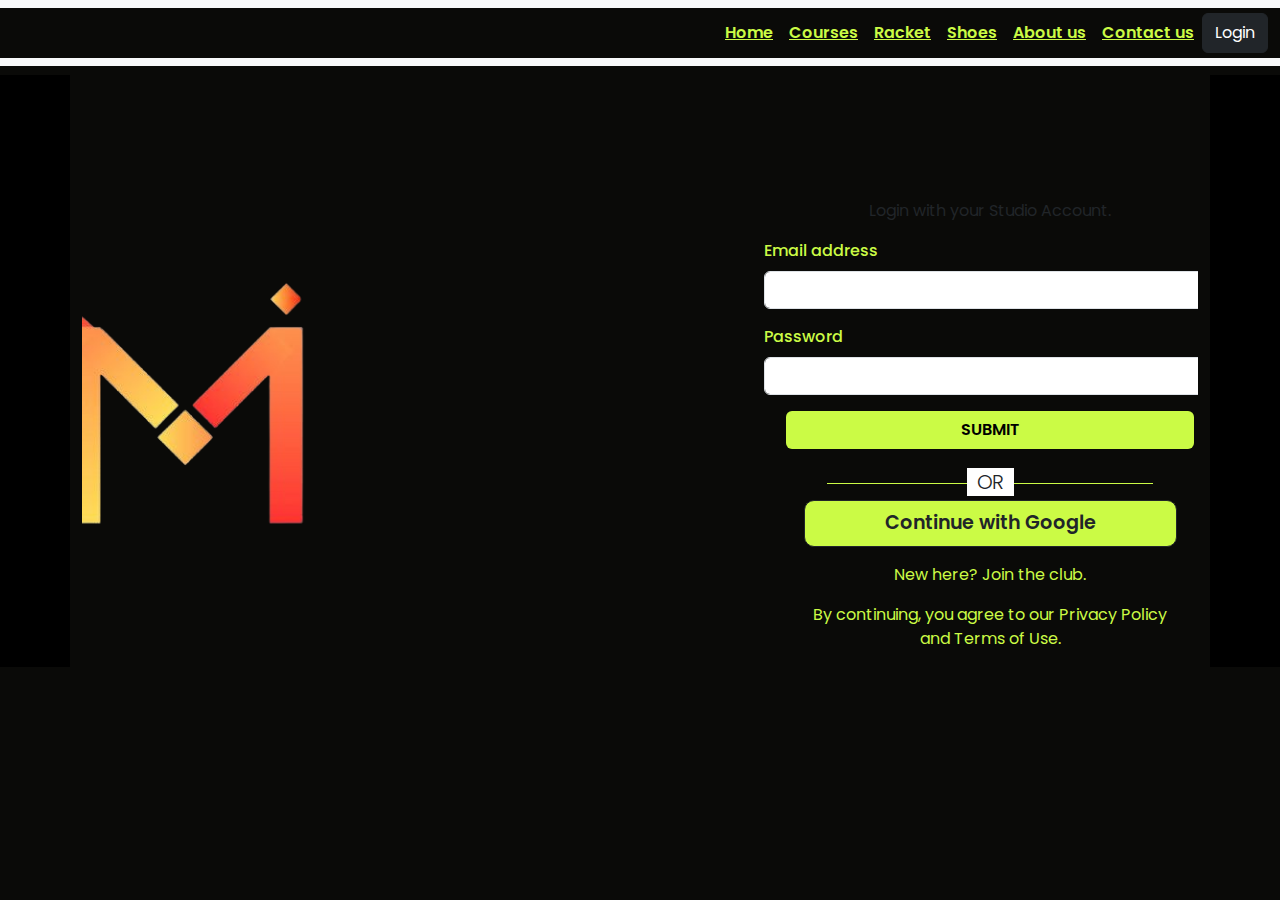
<file: login.html>
<!DOCTYPE html>
<html lang="en">
<head>
    <meta charset="UTF-8">
    <meta name="viewport" content="width=device-width, initial-scale=1.0">
    <title>Document</title>
    <link rel="stylesheet" href="./css/login.css" />

     <!-- bootstrap -->
     <link href="https://cdn.jsdelivr.net/npm/bootstrap@5.3.3/dist/css/bootstrap.min.css" rel="stylesheet" integrity="sha384-QWTKZyjpPEjISv5WaRU9OFeRpok6YctnYmDr5pNlyT2bRjXh0JMhjY6hW+ALEwIH" crossorigin="anonymous">
     <!-- font awesome -->
     <link rel="stylesheet" href="https://cdnjs.cloudflare.com/ajax/libs/font-awesome/6.6.0/css/all.min.css" integrity="sha512-Kc323vGBEqzTmouAECnVceyQqyqdsSiqLQISBL29aUW4U/M7pSPA/gEUZQqv1cwx4OnYxTxve5UMg5GT6L4JJg==" crossorigin="anonymous" referrerpolicy="no-referrer" />

     <!-- fonts -->
 
     <link rel="preconnect" href="https://fonts.googleapis.com">
     <link rel="preconnect" href="https://fonts.gstatic.com" crossorigin>
     <link href="https://fonts.googleapis.com/css2?family=Poppins:ital,wght@0,100;0,200;0,300;0,400;0,500;0,600;0,700;0,800;0,900;1,100;1,200;1,300;1,400;1,500;1,600;1,700;1,800;1,900&display=swap" rel="stylesheet">

</head>
<body>
    <header >
        <nav class="navbar navbar-expand-lg navbar-light bg-light fixed-top" id="navbar">
            <div class="container-fluid">
            <a href="" class="navbar-brand">


                <span>MIN 10 PRO</span>
            </a>
            <button class="navbar-toggler" type="button" data-bs-toggle="collapse" data-bs-target="#myNavbar" aria-controls="myNavbar" aria-expanded="false" aria-label="Toggle navigation">
                <span class="navbar-toggler-icon"></span>
              </button>
            <div class="collapse navbar-collapse" id="myNavbar">
                    <ul class="navbar-nav ms-auto">
                        <li class="nav-item">
                            <a class="nav-link" href="index.html">Home</a>
                        </li>
                        <li class="nav-item">
                            <a class="nav-link" href="course.html">Courses</a>
                        </li>
                        <li class="nav-item">
                            <a class="nav-link" href="racket.html">Racket</a>
                        </li>
                        <li class="nav-item">
                            <a class="nav-link" href="shoes.html">Shoes</a>
                        </li>
                        <li class="nav-item">
                            <a class="nav-link" href="">About us</a>
                        </li>
                        <li class="nav-item">
                            <a class="nav-link" href="">Contact us</a>
                        </li>
                        <button type="button" class="btn btn-dark">Login</button>
                    </ul>
            </div>
            </div>
        </nav>
    </header>

    <main class="container-fluid">
        <div class="form-conatiner container">
           <div class="form-al-con">
            <div class="form-header">
                <a href="" class="form-brand">
                    <img src="./images/min10pro-removebg-preview.png" class="icon"/>
                </a>
           </div>
           <div class="main-form-con">
            <p>Login with your Studio Account.</p>
                <form class="row">
                    <div class="mb-3 col-12 col-md-7">
                      <label for="exampleInputEmail1" class="form-label">Email address</label>
                      <input type="email" class="form-control" id="exampleInputEmail1" aria-describedby="emailHelp">
                    </div>
                    <div class="mb-3 col-12 col-md-7">
                      <label for="exampleInputPassword1" class="form-label">Password</label>
                      <input type="password" class="form-control" id="exampleInputPassword1">
                    </div>
                    <button type="submit" class="btn col-md-6">SUBMIT</button>
                  </form>
           </div>
           <div class="or-cl">
            <h5><span>OR</span></h5></div>
           <div class="form-header-btn">
            <button type="button" class="btn btn-outline-dark">Continue with Google</button>
            <p>New here? Join the club.</p>
            <p>By continuing, you agree to our Privacy Policy and Terms of Use.</p>
            </div>
           </div>
        </div>
    </main>





    <script src="https://cdn.jsdelivr.net/npm/@popperjs/core@2.11.7/dist/umd/popper.min.js"></script>
    <script src="https://cdn.jsdelivr.net/npm/bootstrap@5.3.0/dist/js/bootstrap.min.js"></script>
</body>
</html>
</file>
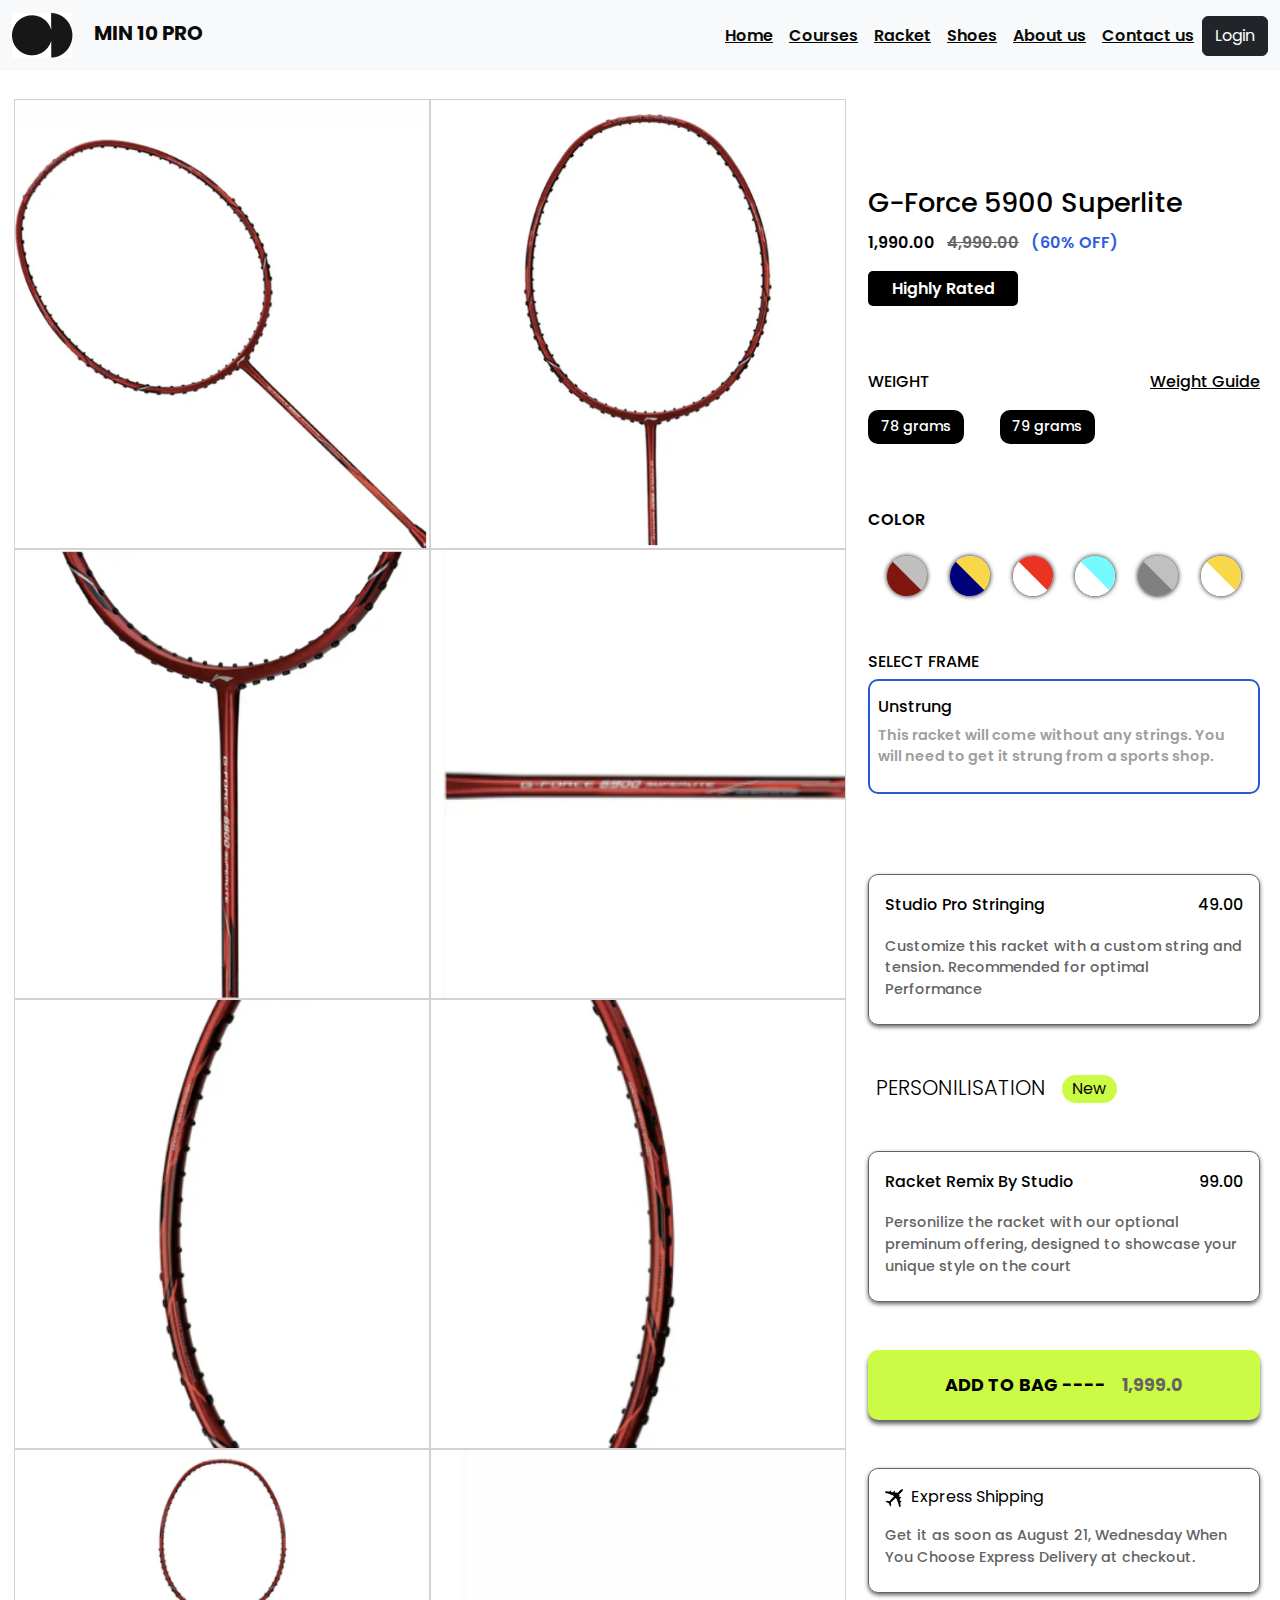
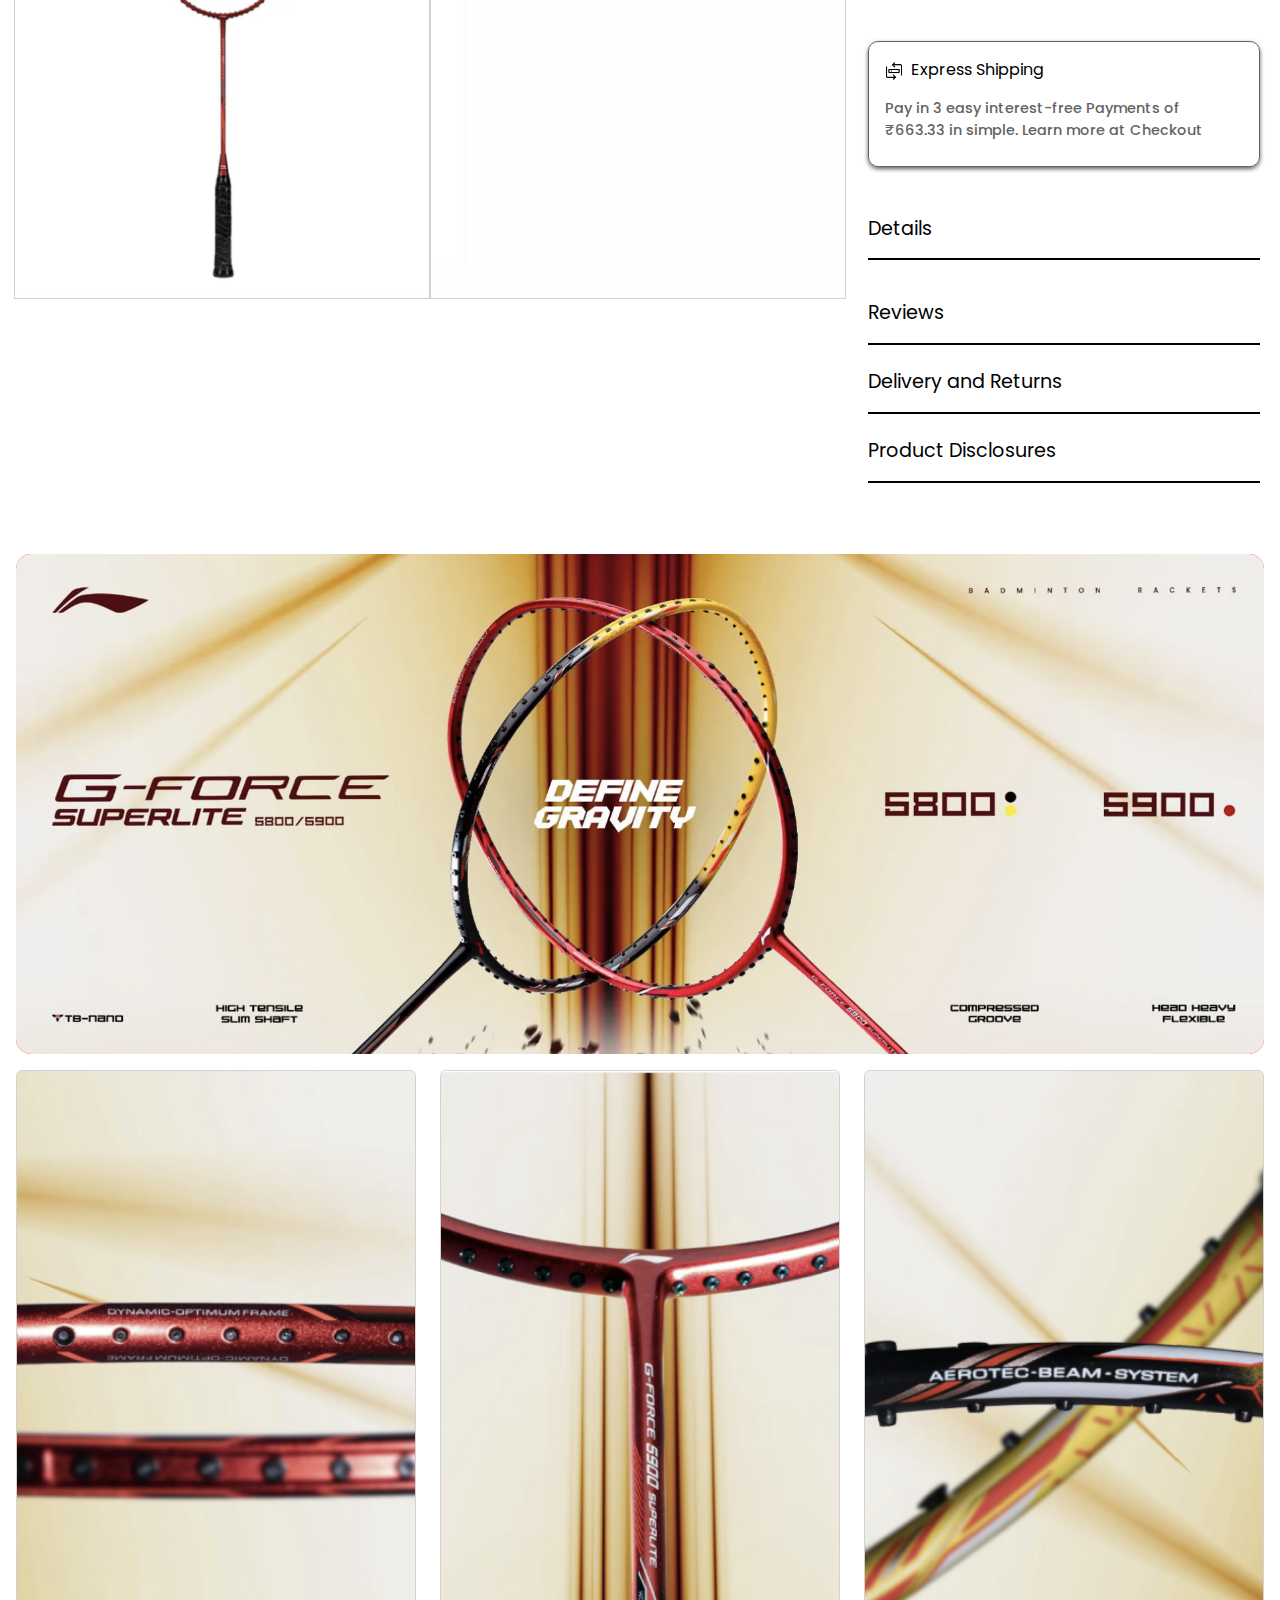
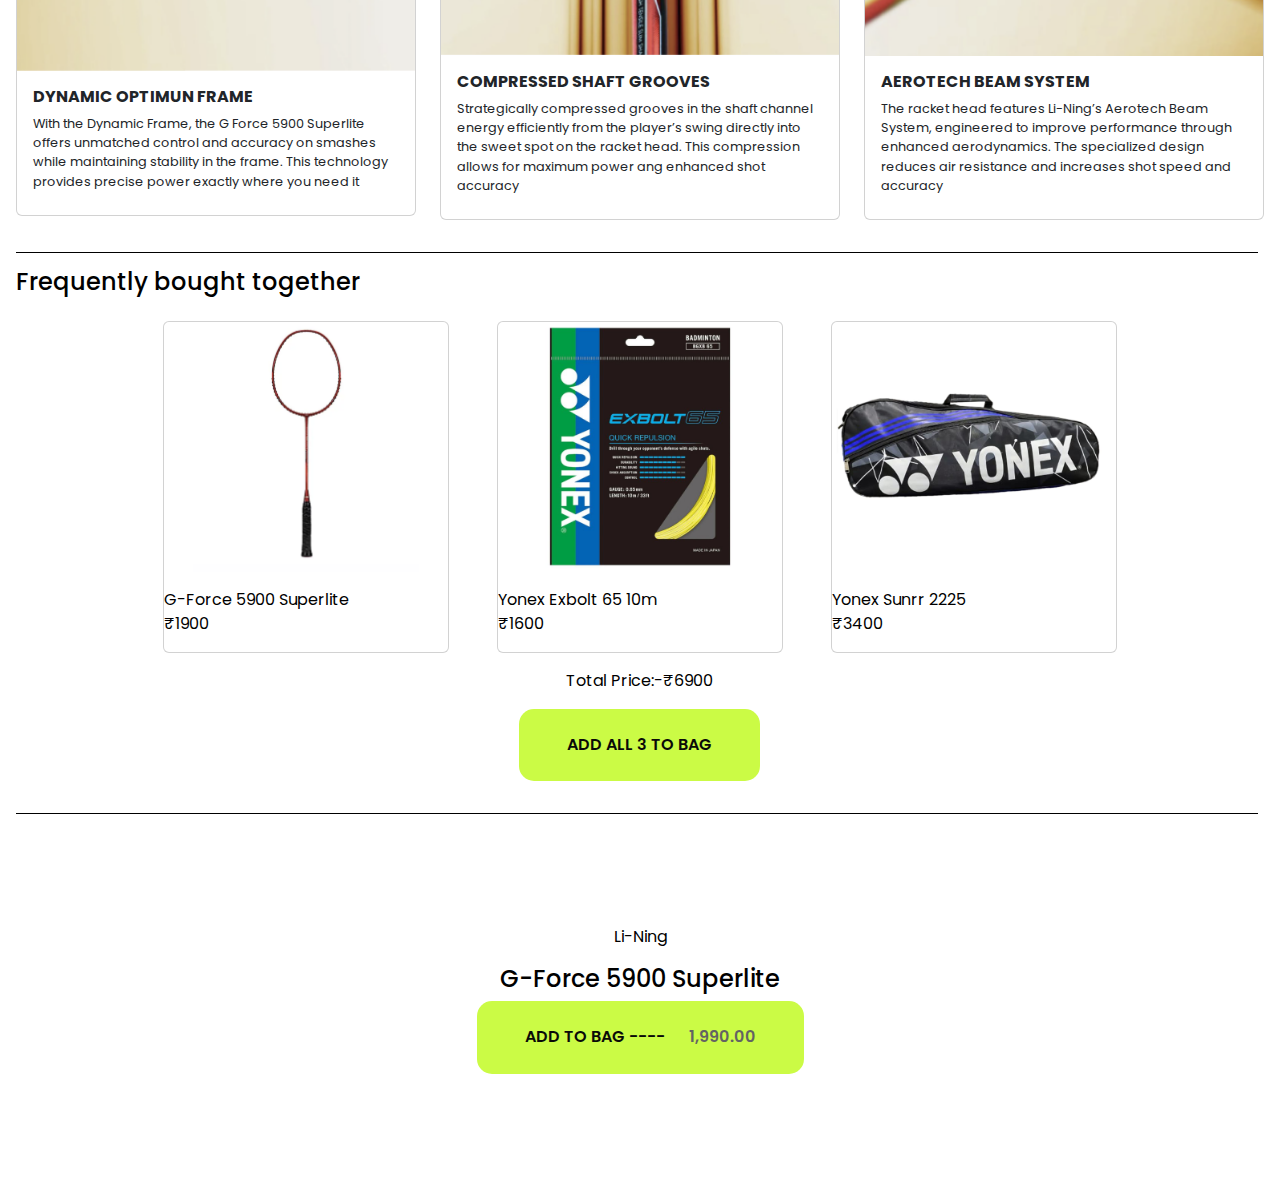
<file: productSpec.html>
<!DOCTYPE html>
<html lang="en">
<head>
    <meta charset="UTF-8">
    <meta name="viewport" content="width=device-width, initial-scale=1.0">
    <title>Min10Pro</title>

   <!-- bootstrap -->
    <link href="https://cdn.jsdelivr.net/npm/bootstrap@5.3.3/dist/css/bootstrap.min.css" rel="stylesheet" integrity="sha384-QWTKZyjpPEjISv5WaRU9OFeRpok6YctnYmDr5pNlyT2bRjXh0JMhjY6hW+ALEwIH" crossorigin="anonymous">
    
    <link rel="stylesheet" href="./css/productspec.css">

    <link rel="stylesheet" href="https://cdnjs.cloudflare.com/ajax/libs/font-awesome/6.6.0/css/all.min.css" integrity="sha512-Kc323vGBEqzTmouAECnVceyQqyqdsSiqLQISBL29aUW4U/M7pSPA/gEUZQqv1cwx4OnYxTxve5UMg5GT6L4JJg==" crossorigin="anonymous" referrerpolicy="no-referrer" />

    <!-- font -->
    <link rel="preconnect" href="https://fonts.googleapis.com">
    <link rel="preconnect" href="https://fonts.gstatic.com" crossorigin>
    <link href="https://fonts.googleapis.com/css2?family=Poppins:ital,wght@0,100;0,200;0,300;0,400;0,500;0,600;0,700;0,800;0,900;1,100;1,200;1,300;1,400;1,500;1,600;1,700;1,800;1,900&display=swap" rel="stylesheet">
</head>
<body>
    <header >
        <nav class="navbar navbar-expand-lg navbar-light bg-light fixed-top" id="navbar">
            <div class="container-fluid nav-con">
                <a href="" class="navbar-brand">
                    <img src="./images/Frame 1.png" alt="Logo" class="d-inline-block align-top"/>
                    <span>MIN 10 PRO</span>
                </a>
                <button class="navbar-toggler" type="button" data-bs-toggle="collapse" data-bs-target="#myNavbar" aria-controls="myNavbar" aria-expanded="false" aria-label="Toggle navigation">
                <span class="navbar-toggler-icon"></span>
                </button>
                <div class="collapse navbar-collapse" id="myNavbar">
                    <ul class="navbar-nav ms-auto">
                        <li class="nav-item">
                            <a class="nav-link" href="index.html">Home</a>
                        </li>
                        <li class="nav-item">
                            <a class="nav-link" href="">Courses</a>
                        </li>
                        <li class="nav-item">
                            <a class="nav-link" href="racket.html">Racket</a>
                        </li>
                        <li class="nav-item">
                            <a class="nav-link" href="shoes.html">Shoes</a>
                        </li>
                        <li class="nav-item">
                            <a class="nav-link" href="">About us</a>
                        </li>
                        <li class="nav-item">
                            <a class="nav-link" href="">Contact us</a>
                        </li>
                        <button type="button" class="btn btn-dark">Login</button>
                    </ul>
                </div>
            </div>
        </nav>
    </header>

    <main class="container-fluid">
        <div class="row d-flex main-productsec">
            <div class="col-sm-12 col-md-8 image-sec">
                <div class="row images">
                    <div class="col-12 col-md-6 img-coll">
                        <div class="card">
                            <img src="./images/product sec/pri-1.png" alt="pr-1" loading="lazy">
                        </div>
                    </div>
                    <div class="col-12 col-md-6 img-coll">
                        <div class="card">
                            <img src="./images/product sec/pri-2.png" alt="pr-2" loading="lazy">
                        </div>
                    </div>
                    <div class="col-12 col-md-6 img-coll">
                        <div class="card">
                            <img src="./images/product sec/pri-3.png" alt="pr-1" loading="lazy">
                        </div>
                    </div>
                    <div class="col-12 col-md-6 img-coll">
                        <div class="card">
                            <img src="./images/product sec/pri-4.png" alt="pr-1" loading="lazy">
                        </div>
                    </div>
                    <div class="col-12 col-md-6 img-coll">
                        <div class="card">
                            <img src="./images/product sec/pri-5.png" alt="pr-1" loading="lazy">
                        </div>
                    </div>
                    <div class="col-12 col-md-6 img-coll">
                        <div class="card">
                            <img src="./images/product sec/pri-6.png" alt="pr-1" loading="lazy">
                        </div>
                    </div>
                    <div class="col-12 col-md-6 img-coll">
                        <div class="card">
                            <img src="./images/product sec/pri-7.png" alt="pr-1" loading="lazy">
                        </div>
                    </div>
                    <div class="col-12 col-md-6 img-coll">
                        <div class="card">
                            <img src="./images/product sec/pri-8.png" alt="pr-1" loading="lazy">
                        </div>
                    </div>
                </div>
            </div>
            <div class="col-sm-12 col-md-4 prod-details">
                <div class="product-basicdetails">
                    <div class="titles">
                        <h3>G-Force 5900 Superlite</h3>
                        <p><span><i class="fa-solid fa-indian-rupee-sign"></i>1,990.00</span> <span class="old-off"><i class="fa-solid fa-indian-rupee-sign"></i>4,990.00</span> <span style="color: #2F5DDC;">(60% OFF)</span></p>
                        <p class="hg-btn"> <i class="fa fa-star checked"></i>Highly Rated</p>
                    </div>
                    <div class="weight">
                        <p><span>WEIGHT</span><span><a href="" style="color: #000;"><i class="fa-solid fa-scale-balanced"></i>Weight Guide</a></span></p>
                        <span class="w-btn">
                            <button>78 grams</button> <button>79 grams</button>
                        </span>
                    </div>
                    <div class="colors">
                        <p>COLOR</p>
                        <div class="color-con">
                            <div class="color-circle" style="border-right:20px solid #C0BFBF; border-top:20px solid #C0BFBF;border-left:20px solid #7F170E; border-bottom:20px solid #7F170E; "></div>
                            <div class="color-circle" style="border-right:20px solid #F8D849; border-top:20px solid #F8D849;border-left:20px solid #00007B; border-bottom:20px solid #00007B; "></div>
                            <div class="color-circle" style="border-right:20px solid #EA3323; border-top:20px solid #EA3323;border-left:20px solid #FFFFFF; border-bottom:20px solid #FFFFFF; "></div>
                            <div class="color-circle" style="border-right:20px solid #75FBFD; border-top:20px solid #75FBFD;border-left:20px solid #FFFFFF; border-bottom:20px solid #FFFFFF; "></div>
                            <div class="color-circle" style="border-right:20px solid #C0C0C0; border-top:20px solid #C0C0C0;border-left:20px solid #808080; border-bottom:20px solid #808080; "></div>
                            <div class="color-circle" style="border-right:20px solid #F8D849; border-top:20px solid #F8D849;border-left:20px solid #FFFFFF; border-bottom:20px solid #FFFFFF; "></div>
                            
                        </div>
                    </div>
                    <div class="sframe">
                        <h6>SELECT FRAME</h6>
                        <div class="text-con">
                            <h6>Unstrung</h6>
                            <p>This racket will come without any strings. You will need to get it
                                strung from a sports shop.</p>
                        </div>
                    </div>
                </div>
                <div class="personilisation-con">
                    <div class="otp-string-1">
                        <p><span>Studio Pro Stringing<i class="fa-solid fa-arrow-right"></i></span><span><i class="fa-solid fa-indian-rupee-sign"></i>49.00</span></p>
                        <p class="per-description-1">Customize this racket with a custom string and tension.
                            Recommended for optimal Performance</p>
                    </div>
                    
                    <h2>PERSONILISATION<span class="badge">New</span></h2>

                    <div class="otp-string-1">
                        <p><span>Racket Remix By Studio<i class="fa-solid fa-arrow-right"></i></span><span><i class="fa-solid fa-indian-rupee-sign"></i>99.00</span></p>
                        <p class="per-description-1">Personilize the racket with our optional preminum offering,
                            designed to showcase your unique style on the court</p>
                    </div>
                </div>

                <div class="buy-section">
                    <div class="add-to-bag">
                        <button class="add-btn">
                            ADD TO BAG ----<span><i class="fa-solid fa-indian-rupee-sign"></i>1,999.0</span>
                        </button>
                    </div>
                    <div class="express-shipping-1">
                        <p><span><img src="./images/icons/LsPlane.png" class="icon-col"/>Express Shipping</span></p>
                        <p class="per-description-1">Get it as soon as August 21, Wednesday When You Choose
                            Express Delivery at checkout.</p>
                    </div>
                    <div class="express-shipping-1">
                        <p><span><img src="./images/icons/CarbonGlobalLoanAndTrial.png" class="icon-col"/>Express Shipping</span></p>
                        <p class="per-description-1">Pay in 3 easy interest-free Payments of ₹663.33 in simple.
                            Learn more at Checkout</p>
                    </div>
                </div>
                <!-- details section -->
                <div class="details">
                    <p class="drop-btn">
                        <a class="btn det-btn btn-toggle" type="button" data-bs-toggle="collapse" href="#detailscollapse" aria-expanded="false" aria-controls="detailscollapse">
                            Details
                            <span class="text-collapsed"><i class="fa-solid fa-chevron-down"></i></span>
                            <span class="text-expanded"><i class="fa-solid fa-chevron-up"></i></span>
                        </a>
                    </p>
                    <div class="collapse" id="detailscollapse">
                        <div class="card det-card">
                                Take your game to the next level with the Li-Ning G Force 5900
                                Superlite. This head-heavy racket is specially engineered for
                                aggressive attacking shots. The flexible shaft provides added power
                                and control for your smashes while the slim TB Nano shaft
                                constructed from ultralite carbon graphite keeps the weight low at
                                just 79g. String it up with Tensions up to 30 ibs using the G6 grip.
                                With its Optimized head-heavy balance and flexible shaft, the G
                                Force 5900 Superlite gives you the power and maneuverability you
                                need to dominate the court
                                <div class="details-tab-box">
                                    <table class="table-dark">
                                            <tr >
                                                <td >Product Range</td>
                                                <td>G-Force</td>
                                            </tr>
                                            <tr>
                                                <td>Player Type</td>
                                                <td>Attacking</td>
                                            </tr>
                                            <tr>
                                                <td>Player Level</td>
                                                <td>Intermediate</td>
                                            </tr>
                                            <tr>
                                                <td>Weight</td>
                                                <td>79 Grams</td>
                                            </tr>
                                            <tr>
                                                <td>Balance</td>
                                                <td>Head Heavy</td>
                                            </tr>
                                            <tr>
                                                <td>Shaft Flexibility</td>
                                                <td>Flexible</td>
                                            </tr>
                                            <tr>
                                                <td>Shaft Thickness</td>
                                                <td>7</td>
                                            </tr>
                                            <tr>
                                                <td>Racket Grip Size</td>
                                                <td>G6</td>
                                            </tr>
                                            <tr>
                                                <td>Maximum Racket Tension</td>
                                                <td>30 LBS(Pounds)</td>
                                            </tr>
                                            <tr>
                                                <td>Material</td>
                                                <td>Carbon Fiber</td>
                                            </tr>
                                            <tr>
                                                <td>Frame Shape</td>
                                                <td>Dynamic Optimun Frame</td>
                                            </tr>
                                            <tr>
                                                <td>Product Type</td>
                                                <td>Badminton Racket/AYPT183/1710</td>
                                            </tr>
                                            <tr>
                                                <td>MRP incl.all.taxes</td>
                                                <td>₹4,990.00</td>
                                            </tr>
                                            <tr>
                                                <td>Selling Price</td>
                                                <td>₹1,990.00(Incl.Taxes)</td>
                                            </tr>
                                    </table>
                                </div>
                        </div>
                    </div>
                </div>

                <!-- Reviews -->
                 <div class="review-sec">
                    <p class="drop-btn">
                        <a class="btn det-btn btn-toggle" type="button" data-bs-toggle="collapse" href="#reviewcoll" aria-expanded="false" aria-controls="reviewcoll">
                            Reviews
                            <span class="text-collapsed"><i class="fa-solid fa-chevron-down"></i></span>
                            <span class="text-expanded"><i class="fa-solid fa-chevron-up"></i></span>
                        </a>
                    </p>
                    <div class="collapse" id="reviewcoll">
                        <div class="card review-card">
                            <h1>4.3</h1>
                            <div class="star-rat">
                                <span>
                                    <i class="fa-solid fa-star"></i>
                                <i class="fa-solid fa-star"></i>
                                <i class="fa-solid fa-star"></i>
                                <i class="fa-solid fa-star"></i>
                                <i class="fa-solid fa-star-half-stroke"></i>
                                </span>
                                <span>based on 12 reviews</span>
                            </div>
                            <a>See all <i class="fa-solid fa-chevron-right"></i></a>
                        </div>
                        <!-- user review -->
                         <ul class="user-rev-list">
                            <li>
                                <div class="card user-r">
                                    <span class="badge">4<i class="fa-solid fa-star"></i></span>
                                    <h5>Liked it<span>July 2024</span></h5>
                                    <span>Rakshesh, Madhya Pradesh  ,India</span>
                                </div>
                            </li>
                            <li>
                                <div class="card user-r">
                                <span class="badge">4<i class="fa-solid fa-star"></i></span>
                                <h5>Good<span>July 2024</span></h5>
                                <span>Kanhai, Bihar  ,India</span>
                                </div>
                            </li>
                            <li>
                                <div class="card user-r">
                                <span class="badge text-bg-primary">5<i class="fa-solid fa-star"></i></span>
                                <h5>Good<span>July 2024</span></h5>
                                <span>Vasu, Uttar Pradesh  ,India</span>
                                </div>
                            </li>
                            <li>
                                <div class="card user-r">
                                <span class="badge text-bg-primary">5<i class="fa-solid fa-star"></i></span>
                                <h5>Loved it!<span>July 2024</span></h5>
                                <span>Vedanth, Karnataka  ,India</span>
                                </div>
                            </li>
                         </ul>
                    </div>
                 </div>
    
                 <div class="delivery-returns">
                    <p class="drop-btn">
                        <a class="btn det-btn btn-toggle" type="button" data-bs-toggle="collapse" href="#delivery" aria-expanded="false" aria-controls="delivery">
                            Delivery and Returns
                            <span class="text-collapsed"><i class="fa-solid fa-chevron-down"></i></span>
                            <span class="text-expanded"><i class="fa-solid fa-chevron-up"></i></span>
                        </a>
                    </p>
                    <diV class="collapse" id="delivery"></diV>
                 </div>
                 <div class="prod-dis">
                    <p class="drop-btn">
                        <a class="btn det-btn btn-toggle" type="button" data-bs-toggle="collapse" href="#productdisclo" aria-expanded="false" aria-controls="productdisclo">
                            Product Disclosures
                            <span class="text-collapsed"><i class="fa-solid fa-chevron-down"></i></span>
                            <span class="text-expanded"><i class="fa-solid fa-chevron-up"></i></span>
                        </a>
                    </p>
                    <diV class="collapse" id="productdisclo"></diV>
                 </div>
            </div>
        </div>

        <!-- cards p&d -->
        <div class="products-add-cards">
            <div class="banner-card-con">
                <div class="prod-banner-1">
                    <img class="img-fluid" src="./images/product sec/pr-s-i-1.png" />
                </div>
                <div class="row d-flex p-d-row">
                    <div class="col-12 col-md-4">
                        <div class="card p-d-card">
                            <img src="./images/product sec/pr-s-c1.png" />
                            <div class="card-body p-d-cb">
                                <h4>DYNAMIC OPTIMUN FRAME</h4>
                                <p>With the Dynamic Frame, the G Force 5900 Superlite
                                    offers unmatched control and accuracy on smashes while
                                    maintaining stability in the frame. This technology provides 
                                    precise power exactly where you need it</p>
                            </div>
                        </div>
                    </div>
                    <div class="col-12 col-md-4">
                        <div class="card p-d-card">
                            <img src="./images/product sec/pr-s-c2.png" />
                            <div class="card-body p-d-cb">
                                <h4>COMPRESSED SHAFT GROOVES</h4>
                                <p>Strategically compressed grooves in the shaft channel energy  efficiently from the player’s swing directly into the sweet spot on the racket head. This compression allows for maximum power ang enhanced shot accuracy</p>
                            </div>
                        </div>
                    </div>
                    <div class="col-12 col-md-4">
                        <div class="card p-d-card">
                            <img src="./images/product sec/pr-s-c3.png" />
                            <div class="card-body p-d-cb">
                                <h4>AEROTECH BEAM SYSTEM</h4>
                                <p>The racket head features Li-Ning’s Aerotech Beam System, engineered to improve performance through enhanced aerodynamics. The specialized design reduces air resistance and increases shot speed and accuracy</p>
                            </div>
                        </div>
                    </div>
                </div>
            </div>
            <div class="combo-off-container">
                <h2>Frequently bought together</h2>
                <div class="combo-card-con">
                    <div class="row d-flex">
                        <div class="col-sm-3 col-md-3">
                            <div class="card combo-card">
                                <img src="./images/product sec/pri-7.png" alt="combopack-1" loading="lazy" />
                                <div class="card-info">
                                    <p>G-Force 5900 Superlite</p>
                                    <p>₹1900</p>
                                </div>
                            </div>
                        </div>
                        <div class="col-1 plus-symbol">
                            <i class="fa-solid fa-plus"></i>
                        </div>
                        <div class="col-sm-3 col-md-3">
                            <div class="card combo-card">
                                <img src="./images/accessories/image (8).png" alt="combopack-2" loading="lazy" />
                                <div class="card-info">
                                    <p>Yonex Exbolt 65 10m</p>
                                    <p>₹1600</p>
                                </div>
                            </div>
                        </div>
                        <div class="col-1 plus-symbol">
                            <i class="fa-solid fa-plus"></i>
                        </div>
                        <div class="col-sm-3 col-md-3">
                            <div class="card combo-card">
                                <img src="./images/accessories/image (12).png" alt="combopack-3" loading="lazy" />
                                <div class="card-info">
                                    <p>Yonex Sunrr 2225</p>
                                    <p>₹3400</p>
                                </div>
                            </div>
                        </div>
                        <div class="col-sm-12 col-md-3 col-lg-4 combo-cart-btn">
                            <p>Total Price:-<span>₹6900</span></p>
                            <p class="cart-btn"><a>ADD ALL 3 TO BAG</a></p>
                        </div>
                    </div>
                </div>
            </div>
            <div class="add-cart">
                <div class="cart-con">
                    <p>Li-Ning</p>
                    <h4>G-Force 5900 Superlite</h4>
                    <p class="cart-btn"><a>ADD TO BAG ---- <span><i class="fa-solid fa-indian-rupee-sign"></i>1,990.00</span></a></p>
                </div>
            </div>
        </div>
    </main>
   
   
    <script src="https://cdn.jsdelivr.net/npm/@popperjs/core@2.11.7/dist/umd/popper.min.js"></script>
    <script src="https://cdn.jsdelivr.net/npm/bootstrap@5.3.0/dist/js/bootstrap.min.js"></script>
</body>
</html>
</file>
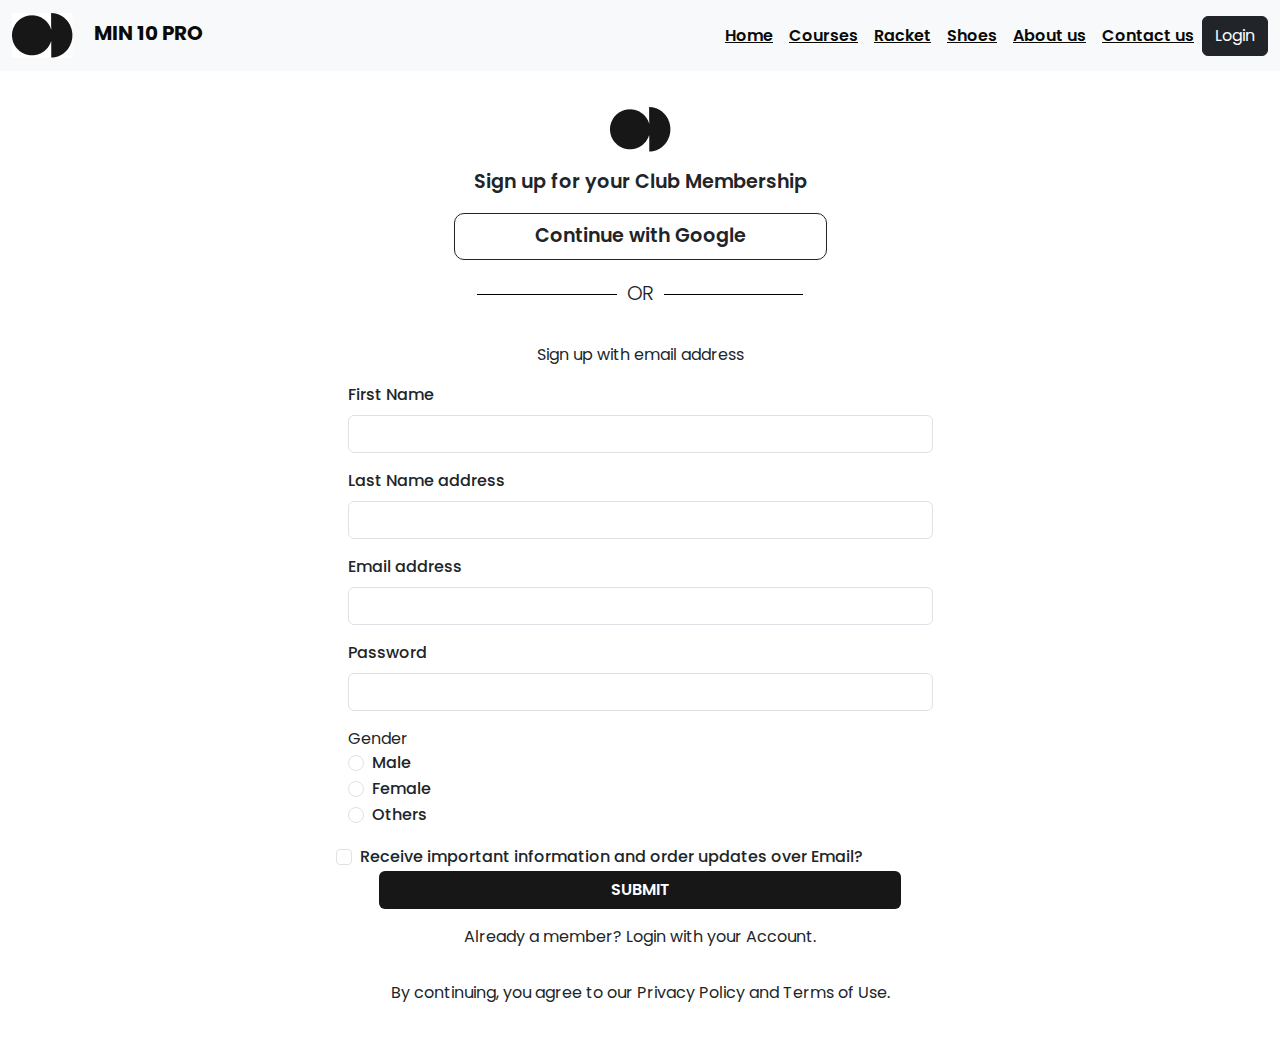
<file: register.html>
<!DOCTYPE html>
<html lang="en">
<head>
    <meta charset="UTF-8">
    <meta name="viewport" content="width=device-width, initial-scale=1.0">
    <title>Document</title>

    <link rel="stylesheet" href="./css/register.css" />

     <!-- bootstrap -->
     <link href="https://cdn.jsdelivr.net/npm/bootstrap@5.3.3/dist/css/bootstrap.min.css" rel="stylesheet" integrity="sha384-QWTKZyjpPEjISv5WaRU9OFeRpok6YctnYmDr5pNlyT2bRjXh0JMhjY6hW+ALEwIH" crossorigin="anonymous">
     <!-- font awesome -->
     <link rel="stylesheet" href="https://cdnjs.cloudflare.com/ajax/libs/font-awesome/6.6.0/css/all.min.css" integrity="sha512-Kc323vGBEqzTmouAECnVceyQqyqdsSiqLQISBL29aUW4U/M7pSPA/gEUZQqv1cwx4OnYxTxve5UMg5GT6L4JJg==" crossorigin="anonymous" referrerpolicy="no-referrer" />

     <!-- fonts -->
 
     <link rel="preconnect" href="https://fonts.googleapis.com">
     <link rel="preconnect" href="https://fonts.gstatic.com" crossorigin>
     <link href="https://fonts.googleapis.com/css2?family=Poppins:ital,wght@0,100;0,200;0,300;0,400;0,500;0,600;0,700;0,800;0,900;1,100;1,200;1,300;1,400;1,500;1,600;1,700;1,800;1,900&display=swap" rel="stylesheet">

</head>
<body>

    <header >
        <nav class="navbar navbar-expand-lg navbar-light bg-light fixed-top" id="navbar">
            <div class="container-fluid">
            <a href="" class="navbar-brand">
                <img src="../images/Frame 1.png" alt="Logo" class="d-inline-block align-top"/>
                <span>MIN 10 PRO</span>
            </a>
            <button class="navbar-toggler" type="button" data-bs-toggle="collapse" data-bs-target="#myNavbar" aria-controls="myNavbar" aria-expanded="false" aria-label="Toggle navigation">
                <span class="navbar-toggler-icon"></span>
              </button>
            <div class="collapse navbar-collapse" id="myNavbar">
                    <ul class="navbar-nav ms-auto">
                        <li class="nav-item">
                            <a class="nav-link" href="index.html">Home</a>
                        </li>
                        <li class="nav-item">
                            <a class="nav-link" href="course.html">Courses</a>
                        </li>
                        <li class="nav-item">
                            <a class="nav-link" href="racket.html">Racket</a>
                        </li>
                        <li class="nav-item">
                            <a class="nav-link" href="shoes.html">Shoes</a>
                        </li>
                        <li class="nav-item">
                            <a class="nav-link" href="">About us</a>
                        </li>
                        <li class="nav-item">
                            <a class="nav-link" href="">Contact us</a>
                        </li>
                        <button type="button" class="btn btn-dark">Login</button>
                    </ul>
            </div>
            </div>
        </nav>
    </header>

    <main class="container-fluid">
        <div class="form-conatiner container">
           <div class="form-al-con">
            <div class="form-header">
                <a href="" class="form-brand">
                    <img src="./images/Frame 1.png" alt="Logo" class="d-inline-block align-top"/>
                </a>
                <p>Sign up for your Club Membership</p>
                <div class="form-header-btn">
                    <button type="button" class="btn btn-outline-dark">Continue with Google</button>
                </div>
           </div>
           <div class="or-cl"><h5><span>OR</span></h5></div>
           <div class="main-form-con">
                <p>Sign up with email address</p>
                <form class="row">
                    <div class="mb-3 col-12 col-md-7">
                        <label for="firstNameInput" class="form-label">First Name</label>
                        <input type="text" class="form-control" id="firstNameInput">
                    </div>
                    <div class="mb-3 col-12 col-md-7">
                        <label for="lastNameInput" class="form-label">Last Name address</label>
                        <input type="text" class="form-control" id="lastNameInput">
                    </div>
                    <div class="mb-3 col-12 col-md-7">
                      <label for="exampleInputEmail1" class="form-label">Email address</label>
                      <input type="email" class="form-control" id="exampleInputEmail1" aria-describedby="emailHelp">
                    </div>
                    <div class="mb-3 col-12 col-md-7">
                      <label for="exampleInputPassword1" class="form-label">Password</label>
                      <input type="password" class="form-control" id="exampleInputPassword1">
                    </div>
                    <div class="mb-3 col-md-7">
                        Gender
                        <div class="form-check">
                            <input class="form-check-input" type="radio" name="flexRadioDefault" id="flexRadioDefault1">
                            <label class="form-check-label" for="flexRadioDefault1">
                              Male
                            </label>
                        </div>
                        <div class="form-check">
                            <input class="form-check-input" type="radio" name="flexRadioDefault" id="flexRadioDefault1">
                            <label class="form-check-label" for="flexRadioDefault1">
                              Female
                            </label>
                          </div>
                          <div class="form-check">
                            <input class="form-check-input" type="radio" name="flexRadioDefault" id="flexRadioDefault1">
                            <label class="form-check-label" for="flexRadioDefault1">
                              Others
                            </label>
                          </div>
                    </div>
                    <div class="form-check col-md-7">
                        <input class="form-check-input" type="checkbox" value="" id="flexCheckDefault">
                        <label class="form-check-label" for="flexCheckDefault">
                            Receive important information and order updates over Email?
                        </label>
                      </div>
                    <button type="submit" class="btn col-md-6">SUBMIT</button>
                  </form>
                  <p>Already a member? Login with your Account.</p>
                  <p>By continuing, you agree to our Privacy Policy and Terms of Use.</p>
           </div>
           </div>
        </div>
    </main>





    <script src="https://cdn.jsdelivr.net/npm/@popperjs/core@2.11.7/dist/umd/popper.min.js"></script>
    <script src="https://cdn.jsdelivr.net/npm/bootstrap@5.3.0/dist/js/bootstrap.min.js"></script>
</body>
</html>
</file>
<file: css/login.css>
*
{
   background-color: #0A0A08;
   font-family: "Poppins", sans-serif;

}
body
{
   min-width: 100%;
}
.navbar-brand span
{
    font-size: 20px;
    font-weight: 700;
    color: #0A0A08;
    line-height: 40px;
    margin-left: 1rem;
    cursor: pointer;
}
#myNavbar ul li a
{
    color: #CBFB45 !important;
    font-weight: 600;
    text-decoration: underline;
}
main{
    position: absolute;
    margin-top:75px;
    min-width: 100%;
    background-color: black;
    padding: 0 !important;
}
.form-conatiner
{
   
    height: 100%;
    width: 100%;
    display: flex;
    flex-direction: column;
    align-items: center;
    overflow: hidden;
}
.form-header
{
    display: flex;
    flex-direction: column;
    align-items: center;
    padding: 1rem;
    font-weight: 600;
}
.form-brand
{
    margin: 1rem;
}
.form-header p{
    font-size: 1.2rem;
    text-wrap: nowrap;
    color: #CBFB45;


}
.form-header-btn
{
    text-align: center;
    color: #CBFB45;

}
.form-header-btn p{
    margin:1rem;
}
.form-header-btn .btn
{
    padding:0.5rem 5rem;
    font-size: 1.2rem;
    font-weight: 600;
    border-radius: 10px;
    background-color: #CBFB45;
}


    
.or-cl
{
    width: 100%;
    display: flex;
    flex-direction: row;
    justify-content: center;
    position: relative;
    align-items: center;
    padding: 1rem;
    margin-left: 700px;
}
.or-cl h5
{
    margin: 0;
    width: 30%; 
    text-align: center; 
    border-bottom: 1px solid #CBFB45; 
    line-height: 0.1em;
    font-weight: 300;
} 
.or-cl h5 span 
{ 
     background:#fff; 
     padding:0 10px; 
}
.main-form-con
{
    padding:1rem 3rem;
    width: 100%;
    display: flex;
    flex-direction: column;
    align-items:center;
    margin-left: 700px;
    margin-top: -400px;
}
.main-form-con p{
    text-align: center;
}
.main-form-con form
{
    display: flex;
    justify-content: center;
    font-size: 1rem;
    color: #CBFB45;
}
.main-form-con form label
{
    font-weight: 500;
}
.main-form-con form .btn
{
    background-color: #CBFB45;
    color: black;
    font-weight: 600;
}
.form-al-con
{
    overflow: hidden !important;
    display: flex;
    flex-direction: column;
    align-items: center;
}
.main-form-con p{
    margin: 1rem;
}

.icon{
    margin-left: -800px;
    margin-top: 100px;
    width: 700px;
}

.form-header-btn{
    margin-left: 700px;

}
</file>
<file: css/productspec.css>
*
{
    font-family: "Poppins", sans-serif;
}
body
{
   min-width: 100%;
}
.navbar-brand span
{
    font-size: 20px;
    font-weight: 700;
    color: #0A0A08;
    line-height: 40px;
    margin-left: 1rem;
    cursor: pointer;
}
#myNavbar ul li a
{
    color: #0A0A08 !important;
    font-weight: 600;
    text-decoration: underline;
}
main{
    position: absolute;
    margin-top:75px;
    width: 100% !important;
    background-color: #ffffff;
    padding: 0 !important;
    overflow-x: hidden;
}
.main-productsec
{
    min-width: 100%;
    min-height:100%;
    color: #000;
    padding: 1rem;
}
.image-sec
{
    padding: 0.5rem;
}
.images
{
    background-color: white;
    width: 100%;
    margin-left: 0.1rem;
}
.img-coll
{
    margin: 0 !important;
    padding: 0;
}
.img-coll .card
{
    border-radius: 0px !important;
    min-width:100%;
    height: 450px !important;
    overflow: hidden;
}
.img-coll .card img
{
    width:100%;
    height: 450px !important;
    object-fit: cover !important;
    object-position: left;
}
.prod-details
{
    padding: 1rem;
    font-weight: 600;
}
.product-basicdetails
{
    margin-top: 5rem;
}
.titles
{
    font-weight: 600;
}
.titles h3{
    font-size: 1.7rem;
}
.titles p{
    margin-top: 0.7rem;
}
.titles .old-off
{
    text-decoration: line-through;
    color: #636363;
    margin:0 0.5rem;
}
.hg-btn
{
    background-color: #000;
    color: #fff;
    width: 150px;
    line-height: 35px;
    height: 35px;
    text-align: center;
    border-radius: 5px;
    cursor: pointer;
}
.weight
{
    margin-top: 3rem;
    height: 100%;
    padding: 1rem 0;
}
.weight p
{
    display: flex;
    align-items: center;
    justify-content: space-between;
    font-weight: 500;
}
.weight p span:last-child
{
    text-decoration: underline;
}
.w-btn button
{
    background-color: #000;
    border-radius: 10px;
    color: #ffffff;
    padding: 0.4rem 0.8rem;
    margin-right: 2rem !important;
    border:none;
    font-weight: 500;
    font-size: 0.9rem;
}
.colors
{
    margin-top: 3rem;
    padding:0 0 1rem 0;
}
.colors .color-con
{
    display: flex;
    justify-content: space-around;
    padding: 0.5rem;
}
.color-circle
{
    display: inline-block;
    border-radius: 25px;
    box-shadow: 0px 0px 5px #000;
}
.sframe
{
    margin-top: 2rem;
}
.sframe .text-con
{
    padding:1rem 0.5rem 0.5rem 0.5rem;
    border-radius: 10px;
    border: 2px solid #2858DB;
}
.sframe .text-con p{
    color: #9E9E9E;
    font-size: 0.9rem;
}
.personilisation-con
{
    margin-top: 5rem;
}
.otp-string-1
{
    border: 1px solid #636363;
    box-shadow: 0 2px 4px #636363;
    padding:0.5rem 1rem;
    border-radius: 10px;
    overflow: hidden;
}
.otp-string-1 p span{
    font-size: 1rem;
    margin-top: 0.5rem;
    font-weight: 500;
    text-wrap: nowrap;
}
.otp-string-1 p span i{
    padding-left:1rem;
    font-size: 1.2rem;
    vertical-align: middle;
    padding-right: 0.5rem;
}
.otp-string-1 p
{
    display: flex;
    justify-content: space-between;
    align-items: center;
}
.per-description-1
{
    font-weight: 500;
    font-size: 0.9rem;
    color:#636363;
}
.personilisation-con h2{
    font-weight: 300;
    margin: 3rem 0.5rem;
    display: flex;
    align-items: center;
    font-size: 1.3rem;
}
.personilisation-con .badge
{
    background-color: #CBFB45;
    margin-left: 1rem;
    border-radius:20px;
    color: #0A0A08;
    font-weight: 400;
    font-size: 1rem;
    margin-top:2px;
}
.buy-section
{
    margin-top: 3rem;
}
.add-to-bag .add-btn
{
    background-color: #CBFB45;
    box-shadow: 0 4px 4px #636363;
    border: none;
    width: 100%;
    height: 70px;
    border-radius: 10px;
    font-size: 1.1rem;
    font-weight: 700;
}
.add-btn span{
    color: #636363;
}
.add-btn span i{
    vertical-align: middle;
    padding:0 0.5rem;
}
.express-shipping-1
{
    border: 1px solid #636363;
    box-shadow: 0 2px 4px #636363;
    padding:0.5rem 1rem;
    border-radius: 10px;
    margin: 3rem 0;
}
.express-shipping-1 p span{
    font-size: 1rem;
    margin-top: 0.5rem;
    font-weight: 400;
}
.express-shipping-1 p span img{
    width: 18px;
    height: 18px;
    margin-right:0.5rem;
    
}
.icon-col
{
    filter: brightness(0);
}
.express-shipping-1 p
{
    display: flex;
    justify-content: space-between;
    align-items: center;
}
.details
{
    margin-top: 2rem;
}
.drop-btn{
    padding: 0;
}
.drop-btn::after
{
    content: "";
    display: inline-block;
    background-color: #000;
    width: 100%;
    height: 2px;
    margin-top:0;
}
.drop-btn .det-btn
{
    font-size: 1.2rem;
    color: #000;
    width: 100%;
    display: flex;
    padding:0;
    justify-content: space-between;
    border: none;
    align-items: center;
}
#detailscollapse .det-card
{
    border-radius: 0 !important;
    background-color: #fff;
    color:#000;
    font-weight: 400;
    font-size: 1rem;
    border: none;
}
.btn-toggle[aria-expanded=false] .text-expanded 
{
    display: none;
}
.btn-toggle[aria-expanded=true] .text-collapsed 
{
    display: none;
}
.details-tab-box
{
    margin-top: 2rem;
}
.table-dark
{
    width: 100%;
    overflow: hidden;
    color: #000;
}
.table-dark tr
{
    border-bottom: 1px solid #000;
}
.table-dark tr td
{
    padding: 0.5rem;
    text-wrap:wrap;
    font-size:1rem;
    height: 60px;
    font-weight: 400;
}
.review-sec
{
    margin-top: 2rem;
}
#reviewcoll
{
    margin-top: 2rem;
}
.review-card
{
    height: 80px;
    border-radius: 10px;
    display: flex;
    flex-direction: row;
    align-items: center;
    justify-content: space-between;
    padding: 1rem;
}
.review-card h1{
    color: #CBFB45;
    font-weight: 700;
}
.star-rat
{
    display: flex;
    flex-direction:column;
}
.star-rat span{
    color: #CBFB45;
    font-size: 1.2rem;
}
.star-rat span:last-child
{
    color: #0A0A08;
    font-size: 1rem;
    font-weight: 400;
}
.review-card a
{
    cursor: pointer;
    color: #000;
    font-weight: 400;
}
.user-rev-list
{
    margin-top: 2rem;
   
    padding: 0;
}
.user-rev-list li{
    list-style: none;
    margin:1rem 0;
}
.user-r
{
    height: 100%;
    border: none;
}
.user-r .badge{
    font-size: 1.2rem;
    width:70px;
    padding:0.8rem 0.9rem;
    color: white;
    background-color: #CBFB45;
}
.user-r h5{
    display: flex;
    justify-content: space-between;
}
.user-r span
{
    display: flex;
    justify-content: space-between;
    font-weight: 400;
}
.user-r h5{
    font-size: 1.2rem;
    margin-top:1rem;
    font-weight: 500;
}
.user-rev-list li::after
{
    content: "";
    display: inline-block;
    background-color: #000;
    width: 100%;
    height: 2px;
}
.products-add-cards
{
    width: 100%;
    height: 100%;
    padding: 1rem;
}
.prod-banner-1
{
    width: 100%;
    height: 500px;
    background-color: red;
    border-radius: 15px;
    overflow: hidden;
}
.prod-banner-1 img
{
    width: 100%;
    height: 500px;
    object-fit: cover;
    object-position:center;
}
.p-d-card 
{
    overflow: hidden;
    margin: 1rem 0;
    max-height: 750px;
}
.p-d-card img
{
   height: 600px;
   object-fit: cover;
}
.p-d-cb
{
    padding: 1rem;
}
.p-d-cb h4{
    font-size: 1rem;
    font-weight:700;
}
.p-d-cb p{
    font-size: 0.8rem;
    margin-bottom: 0.5rem;
}
.add-cart
{
    display: flex;
    justify-content: center;
    margin: 5rem;
}
.cart-con
{
    text-align: center;
    color: #000
}
.cart-btn{
    background-color: #CBFB45;
    padding: 1.5rem 3rem;
    text-align: center;
    color: #0A0A08;
    font-weight: 600;
    border-radius: 15px;
    cursor: pointer;
    text-wrap: nowrap;
}
.cart-btn span{
    color: #636363;
}
.cart-con i{
    vertical-align: middle;
    padding:0 10px;
}
.combo-off-container
{
    margin: 1rem 0;
    width: 100%;
    height:100%;
    padding:1rem 0;
}
.combo-off-container::before,
.combo-off-container::after
{
    content: "";
    position: absolute;
    width: 97%;
    height: 1px;
    background-color: #000;
    margin: -1rem 0;
    margin-right:1rem;
}
.combo-off-container h2{
    color: #000;
    font-size: 1.5rem;
}
.combo-card-con
{
    padding: 1rem;
}
.combo-card-con .row
{
    position: relative;
    display: flex;
    justify-content: center;
}
.add-p
{
    margin: 0 !important;
}
.combo-card
{
    width:100%;
    overflow: hidden;
    margin: 0 !important;
}
.combo-card img{
    height: 250px;
    object-fit: contain;
    border-radius: 10px !important;
    background-color: white;
}
.combo-card .card-info
{
    color: #000;
    padding: 1rem 0;
}
.combo-card .card-info p{
    padding: 0;
    margin: 0;
}
.plus-symbol
{
    color:#000;
    margin: 0 !important;
    height: 250px;
    display: flex;
    justify-content: center;
    align-items: center;
    margin: 0 !important;
    width: 10px !important;
}
.combo-cart-btn
{
    color: #000;
    display: flex;
    flex-direction: column;
    justify-content: center;
    align-items: center;
    margin:1rem 0;
}
</file>
<file: css/register.css>
*
{
    font-family: "Poppins", sans-serif;
}
body
{
   min-width: 100%;
}
.navbar-brand span
{
    font-size: 20px;
    font-weight: 700;
    color: #0A0A08;
    line-height: 40px;
    margin-left: 1rem;
    cursor: pointer;
}
#myNavbar ul li a
{
    color: #0A0A08 !important;
    font-weight: 600;
    text-decoration: underline;
}
main{
    position: absolute;
    margin-top:75px;
    min-width: 100%;
    background-color: #FFFFFF;
    padding: 0 !important;
}
.form-conatiner
{
   
    height: 100%;
    width: 100%;
    display: flex;
    flex-direction: column;
    align-items: center;
    overflow: hidden;
}
.form-header
{
    display: flex;
    flex-direction: column;
    align-items: center;
    padding: 1rem;
    font-weight: 600;
}
.form-brand
{
    margin: 1rem;
}
.form-header p{
    font-size: 1.2rem;
    text-wrap: nowrap;
}
.form-header-btn .btn
{
    padding:0.5rem 5rem;
    font-size: 1.2rem;
    font-weight: 600;
    border-radius: 10px;
}
.or-cl
{
    width: 100%;
    display: flex;
    flex-direction: row;
    justify-content: center;
    position: relative;
    align-items: center;
    padding: 1rem;
}
.or-cl h5
{
    margin: 0;
    width: 30%; 
    text-align: center; 
    border-bottom: 1px solid #000; 
    line-height: 0.1em;
    font-weight: 300;
} 
.or-cl h5 span 
{ 
     background:#fff; 
     padding:0 10px; 
}
.main-form-con
{
    padding:1rem 3rem;
    width: 100%;
    display: flex;
    flex-direction: column;
    align-items:center;
}
.main-form-con p{
    text-align: center;
}
.main-form-con form
{
    display: flex;
    justify-content: center;
    font-size: 1rem;
}
.main-form-con form .btn
{
    background-color: #171717;
    color:white;
    font-weight: 600;
}
.main-form-con form label
{
    font-weight: 500;
}
.form-al-con
{
    overflow: hidden !important;
}
.main-form-con p{
    margin: 1rem;
}
@media screen and (min-width:700px) {
    .form-al-con
    {
        width: 100% !important;
    }
}
</file>
